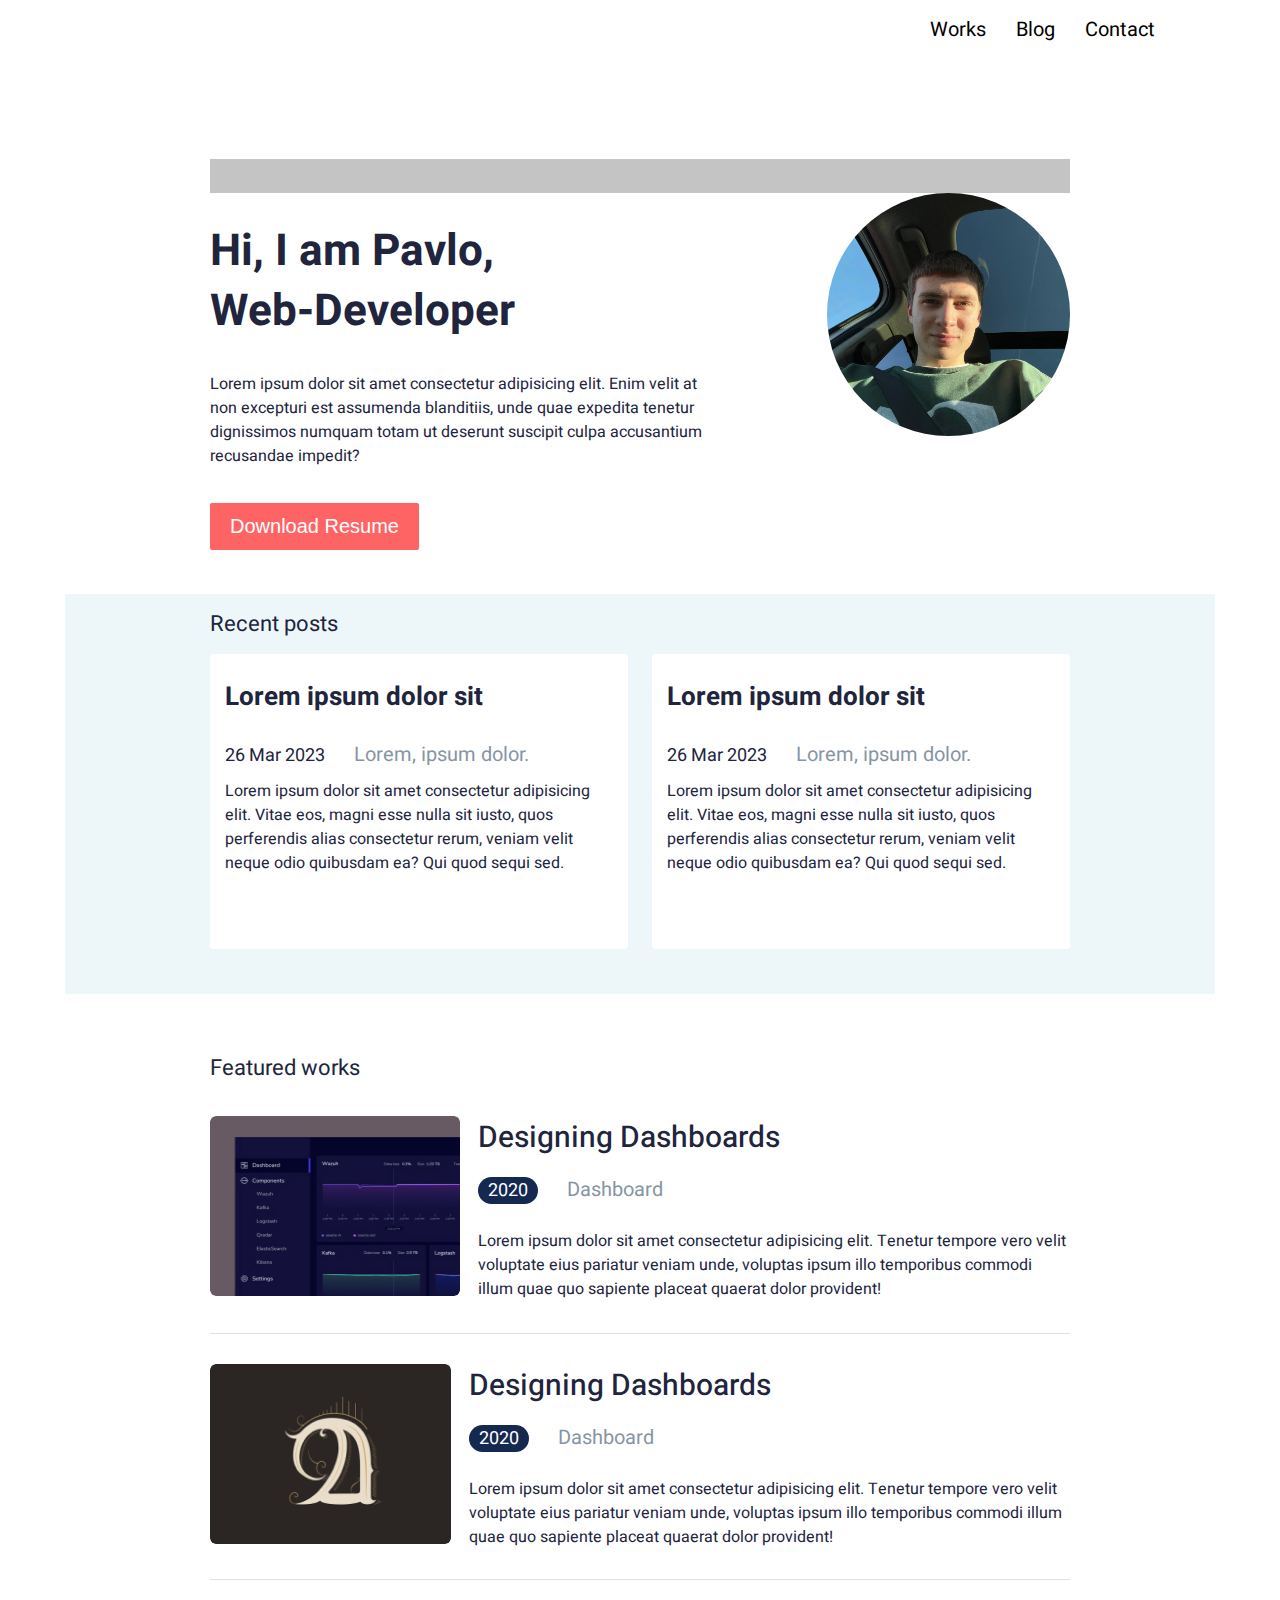
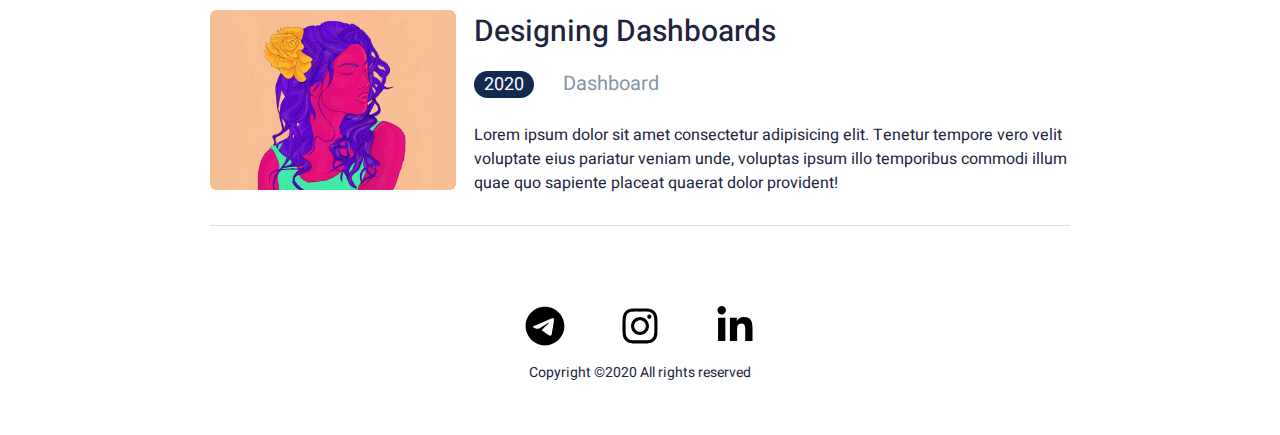
<file: index.html>
<!DOCTYPE html>
<html lang="en">

<head>
    <meta charset="UTF-8">
    <meta http-equiv="X-UA-Compatible" content="IE=edge">
    <meta name="viewport" content="width=device-width, initial-scale=1.0">
    <title>Document</title>
    <link rel="stylesheet" href="style.css">
    <link rel="preconnect" href="https://fonts.googleapis.com">
    <link rel="preconnect" href="https://fonts.gstatic.com" crossorigin>
    <link href="https://fonts.googleapis.com/css2?family=Heebo:wght@400;700&display=swap" rel="stylesheet">
    <link rel="stylesheet" href="https://cdnjs.cloudflare.com/ajax/libs/font-awesome/5.15.3/css/all.min.css" integrity="sha512-9UKDZZ2CfV7yHwKwvVgELfkiPS/KS+BWT1ZGcTJ/9Y3o4l4+exnSNnR1Ll8pNduF6rZUYAb0E0pvzeX8piC/gA==" crossorigin="anonymous" referrerpolicy="no-referrer" />




</head>

<body>
    <header>
        <nav class="menu">
            <button class="burger"></button>
            <a href="featured-works.html">Works</a>
            <a href="blog.html">Blog</a>
            <a href="#">Contact</a>
        </nav>
        <div class="container about-user">
            <div>
                <h1>Hi, I am Pavlo, <br> Web-Developer</h1>
                <p>Lorem ipsum dolor sit amet consectetur adipisicing elit. Enim velit at non excepturi est assumenda
                    blanditiis, unde quae expedita tenetur dignissimos numquam totam ut deserunt suscipit culpa
                    accusantium recusandae impedit?</p>
                <button class="btn">Download Resume</button>
            </div>
            <img src="images/avatar.jpg" alt="My photo">
        </div>
    </header>
    <section>
        <div class="container2">
            <div class="recent-posts">
                <h5>Recent posts</h5>
                <div class="posts-container">
                    <div class="post1">
                        <h4>Lorem ipsum dolor sit</h4>
                        <span class="date1">26 Mar 2023</span>
                        <span class="topic1">Lorem, ipsum dolor.</span>
                        <p>Lorem ipsum dolor sit amet consectetur adipisicing elit. Vitae eos, magni esse nulla sit iusto,
                            quos perferendis alias consectetur rerum, veniam velit neque odio quibusdam ea? Qui quod sequi
                            sed.</p>
                    </div>
                    <div class="post2">
                        <h4>Lorem ipsum dolor sit</h4>
                        <span class="date1">26 Mar 2023</span>
                        <span class="topic1">Lorem, ipsum dolor.</span>
                        <p>Lorem ipsum dolor sit amet consectetur adipisicing elit. Vitae eos, magni esse nulla sit iusto,
                            quos perferendis alias consectetur rerum, veniam velit neque odio quibusdam ea? Qui quod sequi
                            sed.</p>
                    </div>
                </div>
            </div>
    </section>
    <section>
        <div class="container">
            <h2>Featured works</h2>
            <div class="featured-works">
                <div class="work">
                    <a href="works-pages/article-page.html">
                        <img src="images/1.jpg" alt="image">
                    </a>
                    <div class="description">
                        <h3>
                            <a href="works-pages/article-page.html">Designing Dashboards</a>
                        </h3>
                        <span class="badge">2020</span>
                        <span class="topic">Dashboard</span>
                        <p>Lorem ipsum dolor sit amet consectetur adipisicing elit. Tenetur tempore vero velit voluptate
                            eius pariatur veniam unde, voluptas ipsum illo temporibus commodi illum quae quo sapiente
                            placeat quaerat dolor provident!</p>
                    </div>
                    <!-- .description -->
                </div>
                <!-- .work -->
                <div class="work">
                    <img src="images/2.jpg" alt="image">
                    <div class="description">
                        <h3>Designing Dashboards</h3>
                        <span class="badge">2020</span>
                        <span class="topic">Dashboard</span>
                        <p>Lorem ipsum dolor sit amet consectetur adipisicing elit. Tenetur tempore vero velit voluptate
                            eius pariatur veniam unde, voluptas ipsum illo temporibus commodi illum quae quo sapiente
                            placeat quaerat dolor provident!</p>
                    </div>
                    <!-- .description -->
                </div>
                <!-- .work -->
                <div class="work">
                    <img src="images/3.jpg" alt="image">
                    <div class="description">
                        <h3>Designing Dashboards</h3>
                        <span class="badge">2020</span>
                        <span class="topic">Dashboard</span>
                        <p>Lorem ipsum dolor sit amet consectetur adipisicing elit. Tenetur tempore vero velit voluptate
                            eius pariatur veniam unde, voluptas ipsum illo temporibus commodi illum quae quo sapiente
                            placeat quaerat dolor provident!</p>
                    </div>
                    <!-- .description -->
                </div>
                <!-- .work -->
            </div>
            <!-- .featured-works -->
        </div>
    </section>
    <footer>
        <div class="socials">
            <a href="https://t.me/tsypin21/" class="icon tg"></a>
            <a href="https://www.instagram.com/tsypin21/" class="icon inst"></a>
            <a href="https://www.linkedin.com/in/pavlo-tsypin/" class="icon in"></a>
        </div>
            <p>Copyright ©2020 All rights reserved</p>
    </footer>
</body>

</html>
</file>
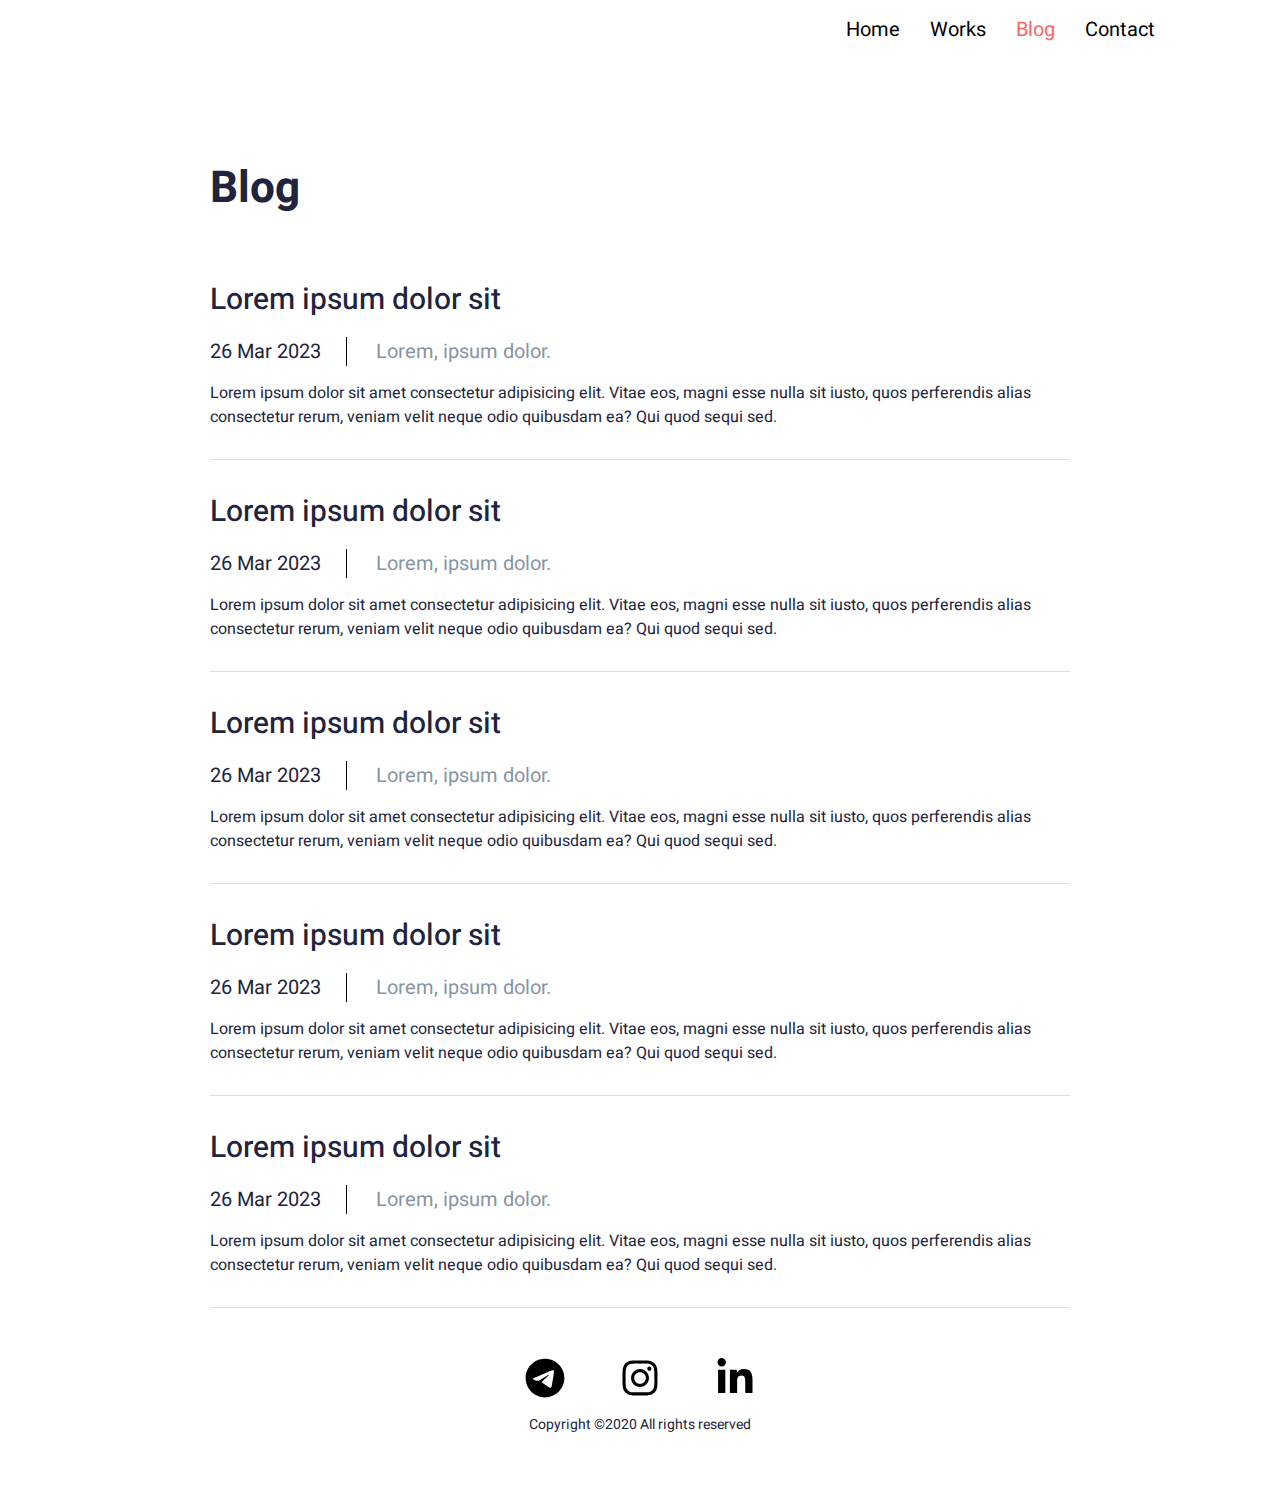
<file: blog.html>
<!DOCTYPE html>
<html lang="en">

<head>
    <meta charset="UTF-8">
    <meta http-equiv="X-UA-Compatible" content="IE=edge">
    <meta name="viewport" content="width=device-width, initial-scale=1.0">
    <title>Document</title>
    <link rel="stylesheet" href="style.css">
    <link rel="preconnect" href="https://fonts.googleapis.com">
    <link rel="preconnect" href="https://fonts.gstatic.com" crossorigin>
    <link href="https://fonts.googleapis.com/css2?family=Heebo:wght@400;700&display=swap" rel="stylesheet">

</head>

<body>
    <header>
        <nav class="menu">
            <button class="burger"></button>
            <a href="index.html">Home</a>
            <a href="featured-works.html">Works</a>
            <a href="#"><span class="active">Blog</span></a>
            <a href="#">Contact</a>
        </nav>
    </header>

        <div class="container">
            <h1>Blog</h1>
            <div class="posts-container">
                <div class="post">
                <h3>Lorem ipsum dolor sit</h3>
                <span class="date">26 Mar 2023</span>
                <span class="topic">Lorem, ipsum dolor.</span>
                <p>Lorem ipsum dolor sit amet consectetur adipisicing elit. Vitae eos, magni esse nulla sit iusto, quos perferendis alias consectetur rerum, veniam velit neque odio quibusdam ea? Qui quod sequi sed.</p>
            </div>
            <!-- /post -->
            <div class="post">
                <h3>Lorem ipsum dolor sit</h3>
                <span class="date">26 Mar 2023</span>
                <span class="topic">Lorem, ipsum dolor.</span>
                <p>Lorem ipsum dolor sit amet consectetur adipisicing elit. Vitae eos, magni esse nulla sit iusto, quos perferendis alias consectetur rerum, veniam velit neque odio quibusdam ea? Qui quod sequi sed.</p>
            </div>
            <!-- /post -->
            <div class="post">
                <h3>Lorem ipsum dolor sit</h3>
                <span class="date">26 Mar 2023</span>
                <span class="topic">Lorem, ipsum dolor.</span>
                <p>Lorem ipsum dolor sit amet consectetur adipisicing elit. Vitae eos, magni esse nulla sit iusto, quos perferendis alias consectetur rerum, veniam velit neque odio quibusdam ea? Qui quod sequi sed.</p>
            </div>
            <!-- /post -->
            <div class="post">
                <h3>Lorem ipsum dolor sit</h3>
                <span class="date">26 Mar 2023</span>
                <span class="topic">Lorem, ipsum dolor.</span>
                <p>Lorem ipsum dolor sit amet consectetur adipisicing elit. Vitae eos, magni esse nulla sit iusto, quos perferendis alias consectetur rerum, veniam velit neque odio quibusdam ea? Qui quod sequi sed.</p>
            </div>
            <!-- /post -->
            <div class="post">
                <h3>Lorem ipsum dolor sit</h3>
                <span class="date">26 Mar 2023</span>
                <span class="topic">Lorem, ipsum dolor.</span>
                <p>Lorem ipsum dolor sit amet consectetur adipisicing elit. Vitae eos, magni esse nulla sit iusto, quos perferendis alias consectetur rerum, veniam velit neque odio quibusdam ea? Qui quod sequi sed.</p>
            </div>
            <!-- /post -->
        </div>
        <!-- /posts-container -->
    <footer>
        <div class="socials">
            <a href="https://t.me/tsypin21/" class="icon tg"></a>
            <a href="https://www.instagram.com/tsypin21/" class="icon inst"></a>
            <a href="https://www.linkedin.com/in/pavlo-tsypin/" class="icon in"></a>
        </div>
        <p>Copyright ©2020 All rights reserved</p>
    </footer>
</body>

</html>
</file>
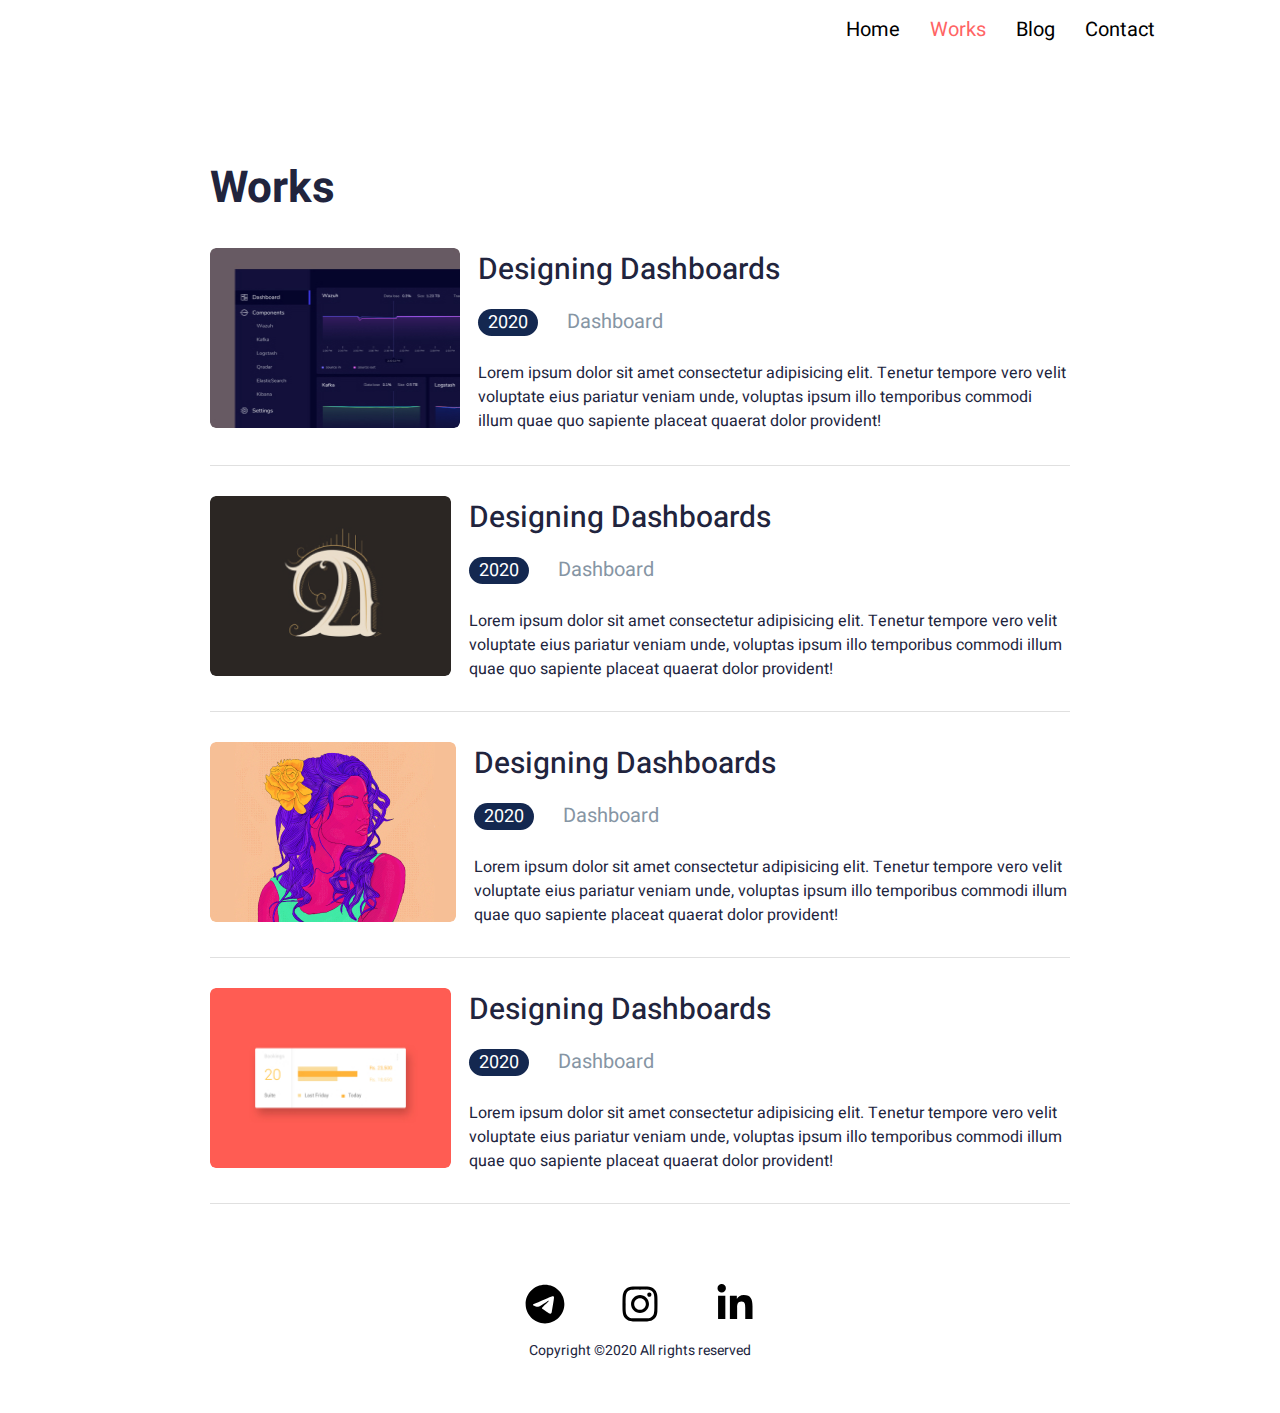
<file: featured-works.html>
<!DOCTYPE html>
<html lang="en">

<head>
    <meta charset="UTF-8">
    <meta http-equiv="X-UA-Compatible" content="IE=edge">
    <meta name="viewport" content="width=device-width, initial-scale=1.0">
    <title>Document</title>
    <link rel="stylesheet" href="style.css">
    <link rel="preconnect" href="https://fonts.googleapis.com">
    <link rel="preconnect" href="https://fonts.gstatic.com" crossorigin>
    <link href="https://fonts.googleapis.com/css2?family=Heebo:wght@400;700&display=swap" rel="stylesheet">
</head>

<body>
    <header>
        <nav class="menu">
            <button class="burger"></button>
            <a href="index.html">Home</a>
            <a href="featured-works.html"><span class="active">Works</span></a>
            <a href="blog.html">Blog</a>
            <a href="#">Contact</a>
        </nav>
    </header>
    <section class="works-page">
        <div class="container">
            <h1>Works</h1>
            <div class="featured-works">
                <div class="work">
                    <a href="works-pages/article-page.html">
                        <img src="images/1.jpg" alt="image">
                    </a>
                    <div class="description">
                        <h3>
                            <a href="works-pages/article-page.html">Designing Dashboards</a>
                        </h3>
                        <span class="badge">2020</span>
                        <span class="topic">Dashboard</span>
                        <p>Lorem ipsum dolor sit amet consectetur adipisicing elit. Tenetur tempore vero velit voluptate
                            eius pariatur veniam unde, voluptas ipsum illo temporibus commodi illum quae quo sapiente
                            placeat quaerat dolor provident!</p>
                    </div>
                    <!-- .description -->
                </div>
                <!-- .work -->
                <div class="work">
                    <img src="images/2.jpg" alt="image">
                    <div class="description">
                        <h3>Designing Dashboards</h3>
                        <span class="badge">2020</span>
                        <span class="topic">Dashboard</span>
                        <p>Lorem ipsum dolor sit amet consectetur adipisicing elit. Tenetur tempore vero velit voluptate
                            eius pariatur veniam unde, voluptas ipsum illo temporibus commodi illum quae quo sapiente
                            placeat quaerat dolor provident!</p>
                    </div>
                    <!-- .description -->
                </div>
                <!-- .work -->
                <div class="work">
                    <img src="images/3.jpg" alt="image">
                    <div class="description">
                        <h3>Designing Dashboards</h3>
                        <span class="badge">2020</span>
                        <span class="topic">Dashboard</span>
                        <p>Lorem ipsum dolor sit amet consectetur adipisicing elit. Tenetur tempore vero velit voluptate
                            eius pariatur veniam unde, voluptas ipsum illo temporibus commodi illum quae quo sapiente
                            placeat quaerat dolor provident!</p>
                    </div>
                    <!-- .description -->
                </div>
                <!-- .work -->
                <div class="work">
                    <img src="images/4.jpg" alt="image">
                    <div class="description">
                        <h3>Designing Dashboards</h3>
                        <span class="badge">2020</span>
                        <span class="topic">Dashboard</span>
                        <p>Lorem ipsum dolor sit amet consectetur adipisicing elit. Tenetur tempore vero velit voluptate
                            eius pariatur veniam unde, voluptas ipsum illo temporibus commodi illum quae quo sapiente
                            placeat quaerat dolor provident!</p>
                    </div>
                    <!-- .description -->
                </div>
                <!-- .work -->
            </div>
            <!-- .featured-works -->
        </div>
    </section>
    <footer>
        <div class="socials">
            <a href="https://t.me/tsypin21/" class="icon tg"></a>
            <a href="https://www.instagram.com/tsypin21/" class="icon inst"></a>
            <a href="https://www.linkedin.com/in/pavlo-tsypin/" class="icon in"></a>
        </div>
        <p>Copyright ©2020 All rights reserved</p>
    </footer>
</body>

</html>
</file>
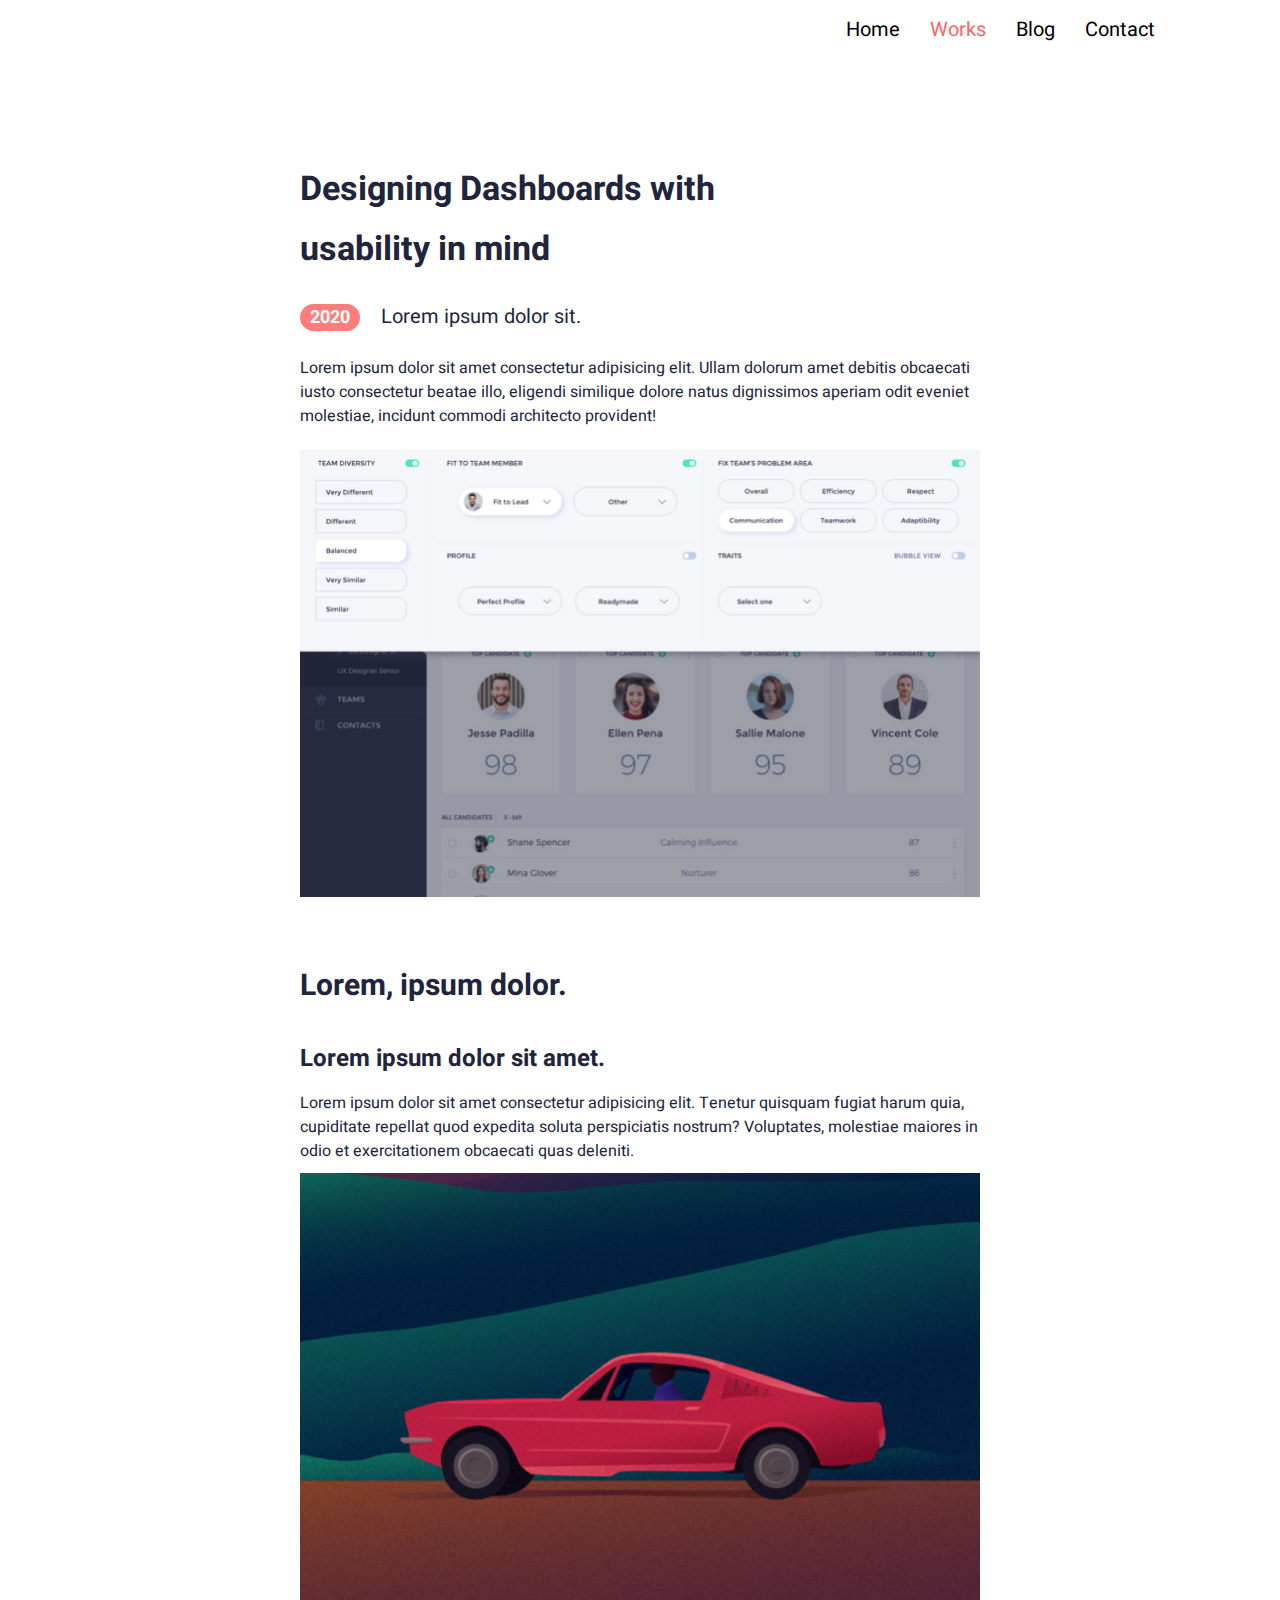
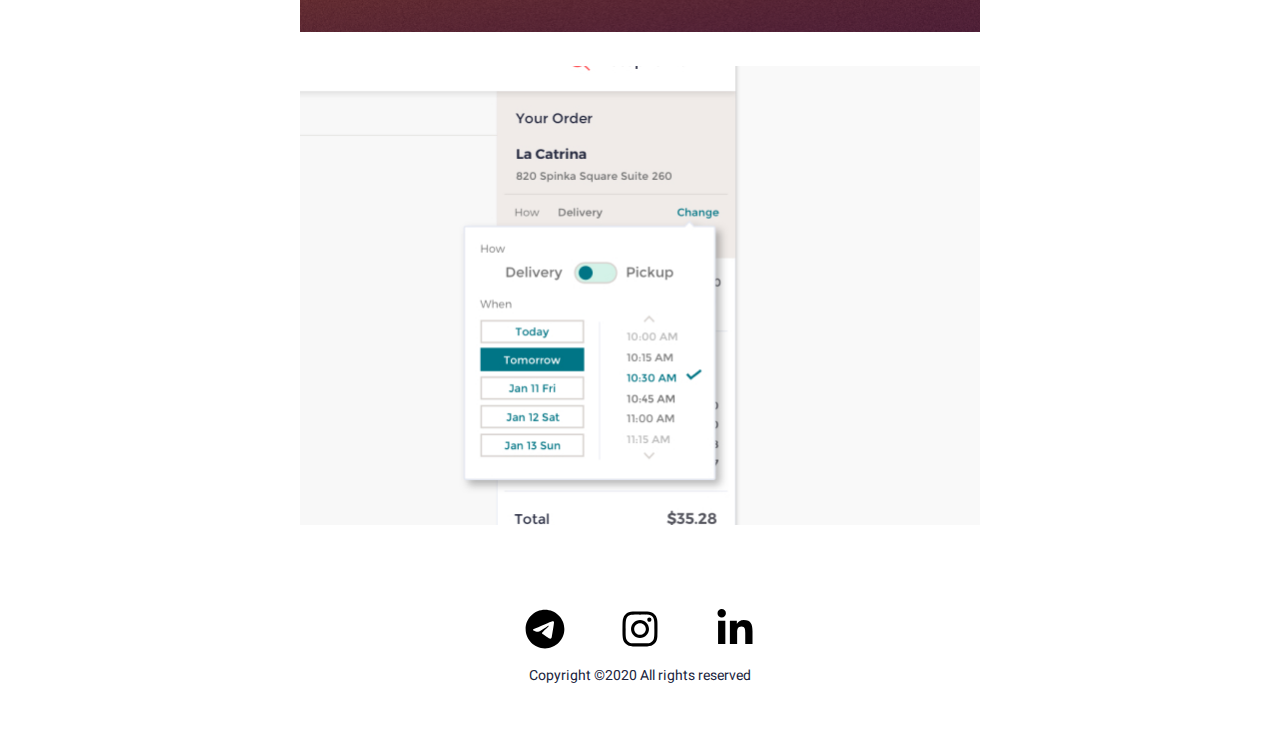
<file: works-pages/article-page.html>
<!DOCTYPE html>
<html lang="en">

<head>
    <meta charset="UTF-8">
    <meta http-equiv="X-UA-Compatible" content="IE=edge">
    <meta name="viewport" content="width=device-width, initial-scale=1.0">
    <title>Document</title>
    <link rel="stylesheet" href="../style.css">
    <link rel="preconnect" href="https://fonts.googleapis.com">
    <link rel="preconnect" href="https://fonts.gstatic.com" crossorigin>
    <link href="https://fonts.googleapis.com/css2?family=Heebo:wght@400;700&display=swap" rel="stylesheet">

</head>

<body>
    <header>
        <nav class="menu">
            <button class="burger"></button>
            <a href="/index.html">Home</a>
            <a href="/featured-works.html"><span class="active">Works</span></a>
            <a href="/blog.html">Blog</a>
            <a href="#">Contact</a>
        </nav>
    </header>
    <section class="article-page">
        <div class="container">
            <h1>Designing Dashboards with usability in mind</h1>
            <span class="article-bage">2020</span>
            <span class="article-topic">Lorem ipsum dolor sit.</span>
            <p>
                Lorem ipsum dolor sit amet consectetur adipisicing elit. Ullam dolorum amet debitis obcaecati iusto
                consectetur beatae illo, eligendi similique dolore natus dignissimos aperiam odit eveniet molestiae,
                incidunt commodi architecto provident!
            </p>
            <img src="../images/Rectangle 4.jpg" alt="image">
            <h2>Lorem, ipsum dolor.</h2>
            <h3>Lorem ipsum dolor sit amet.</h3>
            <p>
                Lorem ipsum dolor sit amet consectetur adipisicing elit. Tenetur quisquam fugiat harum quia, cupiditate
                repellat quod expedita soluta perspiciatis nostrum? Voluptates, molestiae maiores in odio et
                exercitationem obcaecati quas deleniti.
            </p>
            <img src="../images/Rectangle 5.png" alt="image">
            <img src="../images/Rectangle 6.jpg" alt="image">
        </div>
    </section>
    <footer>
        <div class="socials">
            <a href="https://t.me/tsypin21/" class="icon tg"></a>
            <a href="https://www.instagram.com/tsypin21/" class="icon inst"></a>
            <a href="https://www.linkedin.com/in/pavlo-tsypin/" class="icon in"></a>
        </div>
            <p>Copyright ©2020 All rights reserved</p>
    </footer>
</body>

</html>
</file>
<file: style.css>
/*
selector {
    property: value
}*/

* {
    box-sizing: border-box;
}

body {
    margin: 0;
    font-family: 'Heebo', sans-serif;
    color: #21243D;
}

/* header {
    
} */


.container {
    max-width: 860px;
    margin: 0 auto;
    /* border: solid black; */
}

.container2 {
    width: 1150px;
    height: 400px;
    background: #EDF7FA;
    margin: 44px auto;
}

h1 {
    font-weight: 700;
    font-size: 44px;
    line-height: 60px;
}

h2 {
    font-size: 22px;
    line-height: 60px;
    font-weight: normal;
}

h3 {
    font-weight: 500;
    font-size: 30px;
    margin-bottom: 15px;
}

h3 a {
    text-decoration: none;
    color: #21243D;
}

h4 {
    font-weight: 700;
    font-size: 26px;
    line-height: 38px;
    margin: 24px 0px;
}

h5 {
    font-weight: 400;
    font-size: 22px;
    line-height: 60px;
    max-width: 860px;
    margin: 0 auto;
}

p {
    font-weight: 400;
    font-size: 16px;
    line-height: 24px;
    margin: 0;
}

/* COMMON STYLES END */

/* HEADER STYLES START */

.menu {
    display: flex;
    justify-content: flex-end;
    max-width: 1150px;
    /* border: 2px solid black; */
    margin: 0 auto;
    padding: 0 45px;
    margin-bottom: 100px;
}

.menu a {
    padding: 15px;
    font-size: 20px;
    text-decoration: none;
    color: black;
}

.about-user {
    display: flex;
    justify-content: space-between;
    border-top: 34px solid #c4c4c4;
}


.about-user div {
    width: 500px;
}

.about-user img {
    width: 243px;
    height: 243px;
    border-radius: 50%;
}

.btn {
    background: #FF6464;
    border-radius: 2px;
    border: none;
    color: white;
    font-size: 20px;
    padding: 12px 20px;
    margin-top: 35px;
}

/* resent-posts */
.posts-container {
    display: flex;
    flex-direction: row;
    flex-wrap: wrap;
    justify-content: space-between;
    width: 100%;
    height: 100%;
}

.post1, .post2 {
    border-radius: 4px;
    padding: 0px 15px;
}

.recent-posts {
    max-width: 860px;
    margin: 0 auto;
}

.post1 p,.post2 p {
    font-weight: 400;
    font-size: 16px;
    line-height: 24px;
    margin-top: 10px;
}

.post1,.post2 {
    background-color: #ffff;
    width: 418px;
    height: 295px;
}

.date1 {
    font-weight: 400;
    font-size: 18px;
    line-height: 26px;
}

.topic1 {
    font-size: 20px;
    color: #8695A4;
    padding-left: 25px;
    line-height: 29px;

}
/* resent-posts END*/

/* BLOG */

.date {
    font-size: 20px;
    border-right: 1px solid black;
    padding-right: 25px;
    line-height: 29px;
}

.topic {
    font-size: 20px;
    color: #8695A4;
    padding-left: 25px;
    line-height: 29px;

}

.post {
    border-bottom: 1px solid #e0e0e0;
    padding-bottom: 30px;
}

.post p {
    margin-top: 15px;
}

.active {
    color: #ff6464;
}
.burger {
    width: 30px;
    height: 20px;
    margin-left: auto;
    display: none;
    border: none;
    background-image: url(images/menu.svg);
    background-color: transparent;
    cursor: pointer;
}

/* FEATURED WORKS */
/* .featured-works { */
    /* border: 2px solid red;   */
/* } */

.work {
    /* border: 2px solid blue; */
    display: flex;
    padding-bottom: 30px;
    margin-bottom: 30px;
    border-bottom: 1px solid #e0e0e0;
}

.work img {
    border-radius: 6px;
    width: 250px;
    height: 180px;
    margin-right: 18px;
}

.work h3 {
    margin-top: 0;
}

.badge {
    background-color: #142850;
    color: #fff;
    font-size: 18px;
    border-radius: 16px;
    padding: 0px 10px;
}

.work p {
    margin-top: 25px;
}

/* MEDIA INDEX*/

@media (max-width: 768px) {
    .about-user {
        flex-direction: column;
        align-items: center;
        border: none;
    }
    .about-user div {
        order: 1;
        text-align: center;
        width: auto;
    }
    .about-user img {
        height: 180px;
        width: 180px;
        margin-bottom: 50px;
        box-shadow: -3px 10px 0 #edf7fa;
        border-radius: 50%;
    }
    h1 {
        font-size: 32px;
        line-height: 40px;
    }
    p {
        font-size: 16px;
        line-height: 24px;
    }
    .menu a {
        display: none;
    }
    .menu {
        padding-top: 20px;
    }
    .burger {
        display: block;
    }
}

/* MEDIA BLOG */

@media (max-width: 768px) {
    h3 {
        font-size: 26px;
        line-height: 38px;
    }
    .date {
        font-size: 16px;
        padding-right: 15px;
    }
    .topic {
        font-size: 16px;
        padding-left: 15px;
    }
    .container {
        padding: 0 18px;
    }
}

/* MEDIA FEATURED WORKS */

@media (max-width: 768px){
    h2 {
        text-align: center;
    }
    .work {
        flex-direction: column;
        width: 345px;
    }
    .work img{
        width: 100%;
        margin-bottom: 10px;
    }
    .featured-works {
        display: flex;
        flex-direction: column;
        align-items: center;
    }
    .works-page h3{
        font-size: 24px;
    }
}

/* ARTICLE-PAGE */
.article-page .container {
    max-width: 680px;
}

.article-page h1{
    font-size: 34px;
    max-width: 500px;
}

.article-bage {
    background-color: #ff7c7c;
    color: #fff;
    font-size: 18px;
    font-weight: bold;
    border-radius: 16px;
    padding: 0 10px;
    margin-right: 17px;
    margin-bottom: 25px;
    display: inline-block;
}

.article-topic {
    font-size: 20px;
}

.article-page img{
    width: 100%;
    margin-bottom: 27px;
}

.article-page h2{
    font-size: 30px;
    font-weight: bold;
    text-align: left;
}

.article-page h3{
    font-size: 24px;
    font-weight: bold;
}

.article-page p {
    margin-bottom: 10px;
}

@media (max-width: 768x) {
    
    
    .article-page h1{
        font-size: 30px;
    }
    
    
    .article-topic {
        font-size: 18px;
    }
    
    .article-page h2{
        font-size: 26px;
    }
    
    .article-page h3{
        font-size: 20px;  
    }

}

/* FOOTER */

footer {
    text-align: center;
    padding-top: 50px;
    padding-bottom: 50px;
}

footer p {
    font-size: 14px;
}

.socials {
    /* border: 1px solid black; */
    width: 230px;
    margin: 0 auto;
    display: flex;
    justify-content: space-between;
}

.socials a{
    width: 40px;
    height: 40px;
    /* border: 1px solid black; */
}

.tg {
    background-image: url("images/telegram.svg");
    
}

.inst {
    background-image: url("images/instagram.svg");
}

.in {
    background-image: url("images/linkedin-in.svg");
}

.icon {
    background-size: 100% 100%;
    margin-bottom: 15px;
}

@media (max-width: 768px) {
    
    .posts-container {
        display: flex;
        flex-direction: column;
    }

    .post1, .post2 {
        width: 354px;
        height: 266px;
    }

    .post1, .post2 {
        margin: 0px 10px;
    }

    .post1 {
        margin-bottom: 10px;
    }

    .container2 {
        width: 375px;
        height: 627px;
    }

    .recent-posts {
        display: block;
    }

    h5 {
        text-align: center;
        font-size: 18px;
        line-height: 60px;
    }

    h4 {
        font-size: 22px;
        line-height: 30px;
    }

    .date1,.topic1{
        font-size: 16px;
        line-height: 24px;
    }
}
</file>
